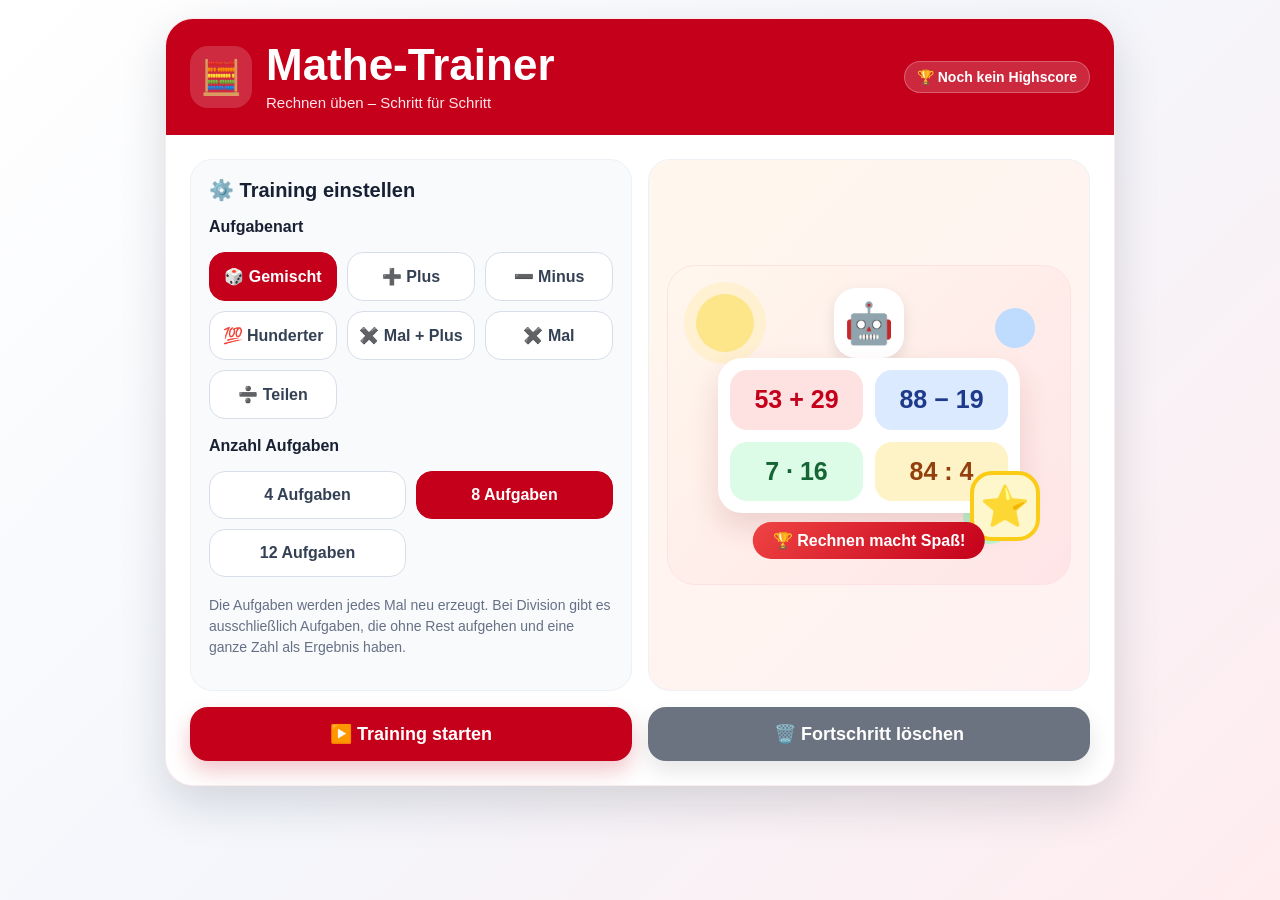
<file: index.html>
<!DOCTYPE html>
<html lang="de">
<head>
<meta charset="UTF-8">
<meta name="viewport" content="width=device-width, initial-scale=1.0">
<title>Mathe-Trainer – Rechnen üben</title>

<style>
:root{
  --red:#c4001a;
  --red-dark:#970015;
  --bg:#f4f6fb;
  --card:#ffffff;
  --text:#182033;
  --muted:#667085;
  --green:#138a36;
  --blue:#2563eb;
  --yellow:#f6b300;
  --border:#e5e7eb;
  --shadow:0 18px 46px rgba(16,24,40,.15);
}

*{
  box-sizing:border-box;
}

body{
  margin:0;
  min-height:100vh;
  padding:18px;
  font-family:Arial,Helvetica,sans-serif;
  color:var(--text);
  background:
    linear-gradient(
      135deg,
      #ffffff 0%,
      #f4f6fb 50%,
      #ffecef 100%
    );
}

button,
input{
  font-family:inherit;
}

button{
  -webkit-tap-highlight-color:transparent;
}

.app{
  width:min(950px,100%);
  margin:0 auto;
}

.card{
  background:#fff;
  border-radius:28px;
  overflow:hidden;
  box-shadow:var(--shadow);
  border:1px solid rgba(196,0,26,.08);
}

/* =========================
   HEADER
========================= */

.header{
  background:var(--red);
  color:#fff;
  padding:24px;
  display:flex;
  justify-content:space-between;
  align-items:center;
  gap:18px;
}

.brand{
  display:flex;
  align-items:center;
  gap:14px;
}

.logo{
  width:62px;
  height:62px;
  border-radius:18px;
  background:rgba(255,255,255,.17);
  display:grid;
  place-items:center;
  font-size:34px;
}

h1{
  margin:0;
  font-size:clamp(28px,5vw,44px);
  line-height:1;
}

.subtitle{
  margin:7px 0 0;
  color:#ffe5e9;
  font-size:15px;
}

.content{
  padding:24px;
}

/* =========================
   GENERAL
========================= */

.hidden{
  display:none !important;
}

.grid{
  display:grid;
  gap:16px;
}

.grid.two{
  grid-template-columns:1fr 1fr;
}

.panel{
  background:#f8fafc;
  border:1px solid #edf0f5;
  border-radius:22px;
  padding:18px;
}

.panel-title{
  margin:0 0 14px;
  font-size:20px;
  font-weight:900;
  display:flex;
  align-items:center;
  gap:8px;
}

.hint{
  color:var(--muted);
  font-size:14px;
  line-height:1.5;
}

/* =========================
   OPTIONS
========================= */

.options{
  display:grid;
  gap:10px;
  grid-template-columns:repeat(3,1fr);
  margin-bottom:18px;
}

.options.two{
  grid-template-columns:repeat(2,1fr);
}

.option{
  border:1px solid #d8dee9;
  background:#fff;
  color:#344054;
  border-radius:16px;
  padding:14px 10px;
  font-size:16px;
  font-weight:900;
  cursor:pointer;
  transition:.15s ease;
}

.option:hover{
  background:#f3f4f6;
}

.option.active{
  background:var(--red);
  border-color:var(--red);
  color:#fff;
}

/* =========================
   BUTTONS
========================= */

.btn{
  width:100%;
  border:0;
  border-radius:18px;
  padding:16px 18px;
  font-size:18px;
  font-weight:900;
  cursor:pointer;
  background:var(--red);
  color:#fff;
  box-shadow:0 10px 22px rgba(196,0,26,.23);
  transition:.15s ease;
}

.btn:hover{
  background:var(--red-dark);
  transform:translateY(-2px);
}

.btn.secondary{
  background:#6b7280;
  box-shadow:0 10px 22px rgba(0,0,0,.1);
}

.btn.secondary:hover{
  background:#4b5563;
}

.btn.green{
  background:var(--green);
}

/* =========================
   START VISUAL
========================= */

.visual{
  min-height:340px;
  display:flex;
  align-items:center;
  justify-content:center;
  background:linear-gradient(135deg,#fff7ed,#fff1f2);
  overflow:hidden;
}

.hero{
  position:relative;
  width:100%;
  max-width:520px;
  height:320px;
  border-radius:28px;
  background:linear-gradient(135deg,#fff7ed,#ffe4e6);
  border:1px solid #fee2e2;
  overflow:hidden;
}

.sun{
  position:absolute;
  left:28px;
  top:28px;
  width:58px;
  height:58px;
  border-radius:50%;
  background:#fde68a;
  box-shadow:0 0 0 12px rgba(253,230,138,.28);
}

.circle-blue{
  position:absolute;
  right:35px;
  top:42px;
  width:40px;
  height:40px;
  border-radius:50%;
  background:#bfdbfe;
}

.circle-green{
  position:absolute;
  right:55px;
  bottom:40px;
  width:52px;
  height:52px;
  border-radius:50%;
  background:#bbf7d0;
}

.robot{
  position:absolute;
  top:22px;
  left:50%;
  transform:translateX(-50%);
  width:70px;
  height:70px;
  background:#fff;
  border-radius:22px;
  display:grid;
  place-items:center;
  font-size:40px;
  box-shadow:0 5px 14px rgba(0,0,0,.1);
}

.math-board{
  position:absolute;
  left:50px;
  right:50px;
  top:92px;
  height:155px;
  background:#fff;
  border-radius:24px;
  padding:12px;
  display:grid;
  grid-template-columns:1fr 1fr;
  gap:12px;
  box-shadow:0 14px 30px rgba(127,29,29,.14);
}

.math-box{
  display:flex;
  align-items:center;
  justify-content:center;
  border-radius:17px;
  font-size:25px;
  font-weight:900;
}

.math-red{
  background:#fee2e2;
  color:#c4001a;
}

.math-blue{
  background:#dbeafe;
  color:#1e3a8a;
}

.math-green{
  background:#dcfce7;
  color:#166534;
}

.math-yellow{
  background:#fef3c7;
  color:#92400e;
}

.medal{
  position:absolute;
  right:30px;
  bottom:43px;
  width:70px;
  height:70px;
  border-radius:22px;
  background:#fff7cc;
  border:4px solid #facc15;
  display:grid;
  place-items:center;
  font-size:40px;
}

.ribbon{
  position:absolute;
  left:50%;
  transform:translateX(-50%);
  bottom:25px;
  background:linear-gradient(135deg,#ef4444,#c4001a);
  color:#fff;
  border-radius:999px;
  padding:9px 20px;
  font-weight:900;
  white-space:nowrap;
}

/* =========================
   BADGE
========================= */

.badge{
  display:inline-block;
  background:#fee2e2;
  color:#c4001a;
  border:1px solid #fecaca;
  border-radius:999px;
  padding:7px 12px;
  font-size:14px;
  font-weight:900;
}

/* =========================
   TRAINING STATS
========================= */

.stats{
  display:grid;
  grid-template-columns:repeat(5,1fr);
  gap:10px;
  margin-bottom:18px;
}

.stat{
  background:#fff;
  border:1px solid #edf0f5;
  border-radius:18px;
  padding:12px;
  text-align:center;
  font-weight:900;
}

.stat small{
  display:block;
  margin-top:3px;
  color:var(--muted);
  font-weight:700;
  font-size:12px;
}

.progress-wrap{
  height:13px;
  background:#edf0f5;
  border-radius:999px;
  overflow:hidden;
  margin-bottom:20px;
}

.progress{
  width:0;
  height:100%;
  background:var(--red);
  border-radius:999px;
  transition:.25s;
}

/* =========================
   TASK
========================= */

.task-box{
  text-align:center;
  background:#f8fafc;
  border:1px solid #edf0f5;
  border-radius:28px;
  padding:26px 18px;
  margin-bottom:16px;
}

.badges{
  display:flex;
  justify-content:center;
  align-items:center;
  gap:8px;
  flex-wrap:wrap;
  margin-bottom:14px;
}

.task{
  font-size:clamp(42px,10vw,76px);
  font-weight:900;
  margin:18px 0 22px;
  letter-spacing:-1px;
}

.answer{
  width:min(300px,100%);
  display:block;
  margin:0 auto;
  border:2px solid #ccd2df;
  border-radius:18px;
  padding:14px 18px;
  text-align:center;
  font-size:22px;
  font-weight:900;
  outline:none;
}

.answer:focus{
  border-color:var(--red);
  box-shadow:0 0 0 4px rgba(196,0,26,.1);
}

/* =========================
   FEEDBACK
========================= */

.feedback{
  min-height:50px;
  display:flex;
  align-items:center;
  justify-content:center;
  border-radius:18px;
  font-size:21px;
  font-weight:900;
  margin-bottom:14px;
  text-align:center;
}

.feedback.ok{
  background:#eaf8ef;
  color:var(--green);
}

.feedback.bad{
  background:#fee2e2;
  color:var(--red);
}

.tip{
  background:#eff6ff;
  color:#1e3a8a;
  border:1px solid #bfdbfe;
  border-radius:18px;
  padding:14px 16px;
  margin-bottom:14px;
  font-size:16px;
  font-weight:800;
  line-height:1.5;
}

.reward{
  min-height:36px;
  text-align:center;
  font-size:22px;
  font-weight:900;
  color:#7c2d12;
  margin-bottom:10px;
}

/* =========================
   SUMMARY
========================= */

.summary-title{
  text-align:center;
  font-size:38px;
  margin:8px 0;
}

.percent{
  text-align:center;
  font-size:64px;
  font-weight:900;
  color:var(--red);
  margin:12px 0;
}

.stars{
  text-align:center;
  font-size:38px;
  margin-bottom:20px;
}

.list{
  display:flex;
  flex-direction:column;
  gap:8px;
}

.row{
  display:flex;
  justify-content:space-between;
  align-items:center;
  gap:10px;
  background:#fff;
  border:1px solid #edf0f5;
  border-radius:12px;
  padding:10px 14px;
  font-size:15px;
}

.row.wrong{
  border-color:#fecaca;
  background:#fff7f7;
}

.footer-actions{
  display:grid;
  grid-template-columns:1fr 1fr;
  gap:12px;
  margin-top:16px;
}

/* =========================
   RESPONSIVE
========================= */

@media(max-width:760px){

  .header{
    flex-direction:column;
    align-items:flex-start;
  }

  .grid.two{
    grid-template-columns:1fr;
  }

  .stats{
    grid-template-columns:1fr 1fr;
  }

  .stat.wide{
    grid-column:1/-1;
  }

  .content{
    padding:18px;
  }

  .visual{
    min-height:300px;
  }
}

@media(max-width:600px){

  .options,
  .options.two{
    grid-template-columns:1fr 1fr;
  }

  .footer-actions{
    grid-template-columns:1fr;
  }

  .math-board{
    left:25px;
    right:25px;
  }

  .medal{
    display:none;
  }

  .ribbon{
    font-size:15px;
  }
}

@media(max-width:420px){

  body{
    padding:8px;
  }

  .header{
    padding:18px;
  }

  .logo{
    width:52px;
    height:52px;
    font-size:28px;
  }

  .options,
  .options.two{
    grid-template-columns:1fr;
  }

  .task{
    font-size:42px;
  }
}

/* =========================
   DRUCK
========================= */

@media print{

  body{
    background:#fff;
    padding:0;
  }

  .header,
  .footer-actions,
  #startScreen,
  #trainingScreen{
    display:none !important;
  }

  .card{
    box-shadow:none;
    border:0;
  }

  .content{
    padding:0;
  }
}
</style>
</head>

<body>

<div class="app">

<div class="card">

<header class="header">

  <div class="brand">

    <div class="logo">🧮</div>

    <div>
      <h1>Mathe-Trainer</h1>

      <p class="subtitle">
        Rechnen üben – Schritt für Schritt
      </p>
    </div>

  </div>

  <div
    id="headerHighscore"
    class="badge"
    style="
      background:rgba(255,255,255,.16);
      color:#fff;
      border-color:rgba(255,255,255,.25);
    "
  >
    🏆 Noch kein Highscore
  </div>

</header>

<div class="content">

<!-- ==================================================
     STARTSEITE
================================================== -->

<section id="startScreen">

  <div class="grid two">

    <div class="panel">

      <p class="panel-title">
        ⚙️ Training einstellen
      </p>

      <p><strong>Aufgabenart</strong></p>

      <div class="options" id="typeOptions">

        <button
          class="option active"
          data-type="mixed"
          aria-pressed="true"
        >
          🎲 Gemischt
        </button>

        <button
          class="option"
          data-type="plus"
          aria-pressed="false"
        >
          ➕ Plus
        </button>

        <button
          class="option"
          data-type="minus"
          aria-pressed="false"
        >
          ➖ Minus
        </button>

        <button
          class="option"
          data-type="hundreds"
          aria-pressed="false"
        >
          💯 Hunderter
        </button>

        <button
          class="option"
          data-type="mixedMultiply"
          aria-pressed="false"
        >
          ✖️ Mal + Plus
        </button>

        <button
          class="option"
          data-type="multiply"
          aria-pressed="false"
        >
          ✖️ Mal
        </button>

        <button
          class="option"
          data-type="divide"
          aria-pressed="false"
        >
          ➗ Teilen
        </button>

      </div>

      <p><strong>Anzahl Aufgaben</strong></p>

      <div class="options two" id="amountOptions">

        <button
          class="option"
          data-amount="4"
          aria-pressed="false"
        >
          4 Aufgaben
        </button>

        <button
          class="option active"
          data-amount="8"
          aria-pressed="true"
        >
          8 Aufgaben
        </button>

        <button
          class="option"
          data-amount="12"
          aria-pressed="false"
        >
          12 Aufgaben
        </button>

      </div>

      <p class="hint">
        Die Aufgaben werden jedes Mal neu erzeugt.
        Bei Division gibt es ausschließlich Aufgaben,
        die ohne Rest aufgehen und eine ganze Zahl als
        Ergebnis haben.
      </p>

    </div>

    <div class="panel visual">

      <div class="hero">

        <div class="sun"></div>

        <div class="circle-blue"></div>

        <div class="circle-green"></div>

        <div class="robot">
          🤖
        </div>

        <div class="math-board">

          <div class="math-box math-red">
            53 + 29
          </div>

          <div class="math-box math-blue">
            88 − 19
          </div>

          <div class="math-box math-green">
            7 · 16
          </div>

          <div class="math-box math-yellow">
            84 : 4
          </div>

        </div>

        <div class="medal">
          ⭐
        </div>

        <div class="ribbon">
          🏆 Rechnen macht Spaß!
        </div>

      </div>

    </div>

  </div>

  <div
    class="grid two"
    style="margin-top:16px"
  >

    <button
      id="startButton"
      class="btn"
    >
      ▶️ Training starten
    </button>

    <button
      id="resetButton"
      class="btn secondary"
    >
      🗑️ Fortschritt löschen
    </button>

  </div>

</section>


<!-- ==================================================
     TRAINING
================================================== -->

<section
  id="trainingScreen"
  class="hidden"
>

  <div class="stats">

    <div class="stat">
      <span id="currentNo">1</span>
      /
      <span id="totalNo">8</span>
      <small>Aufgabe</small>
    </div>

    <div class="stat">
      ✅
      <span id="score">0</span>
      <small>richtig</small>
    </div>

    <div class="stat">
      🪙
      <span id="coins">0</span>
      <small>Münzen</small>
    </div>

    <div class="stat">
      ⭐
      <span id="level">1</span>
      <small>Level</small>
    </div>

    <div class="stat wide">
      ⏱
      <span id="timer">00:00</span>
      <small>Zeit</small>
    </div>

  </div>

  <div class="progress-wrap">

    <div
      id="progress"
      class="progress"
    ></div>

  </div>

  <div class="task-box">

    <div class="badges">

      <span
        id="typeBadge"
        class="badge"
      >
        Gemischt
      </span>

      <span
        id="difficultyBadge"
        class="badge"
      >
        Übung
      </span>

    </div>

    <div
      id="task"
      class="task"
    >
      53 + 29 = ?
    </div>

    <input
      id="answer"
      class="answer"
      type="number"
      inputmode="numeric"
      autocomplete="off"
      placeholder="Antwort"
      aria-label="Antwort"
    >

  </div>

  <div
    id="tipBox"
    class="tip hidden"
  ></div>

  <div
    id="feedback"
    class="feedback"
  ></div>

  <div
    id="reward"
    class="reward"
  ></div>

  <div class="grid two">

    <button
      id="checkButton"
      class="btn"
    >
      Prüfen
    </button>

    <button
      id="homeButton"
      class="btn secondary"
    >
      Startseite
    </button>

  </div>

</section>


<!-- ==================================================
     AUSWERTUNG
================================================== -->

<section
  id="summaryScreen"
  class="hidden"
>

  <h2 class="summary-title">
    🏆 Training beendet
  </h2>

  <div
    id="finalPercent"
    class="percent"
  >
    0%
  </div>

  <div
    id="finalStars"
    class="stars"
  >
    💪
  </div>

  <div class="stats">

    <div class="stat">
      <span id="finalCorrect">0</span>
      <small>richtig</small>
    </div>

    <div class="stat">
      <span id="finalWrong">0</span>
      <small>falsch</small>
    </div>

    <div class="stat">
      🪙
      <span id="finalCoins">0</span>
      <small>Münzen</small>
    </div>

    <div class="stat">
      ⭐
      <span id="finalLevel">1</span>
      <small>Level</small>
    </div>

    <div class="stat wide">
      ⏱
      <span id="finalTime">00:00</span>
      <small>Zeit</small>
    </div>

  </div>

  <div
    class="panel"
    style="text-align:center;margin-bottom:16px"
  >

    <p
      class="panel-title"
      style="justify-content:center"
    >
      🎁 Deine Belohnung
    </p>

    <div
      id="finalReward"
      style="
        font-size:32px;
        font-weight:900;
      "
    >
      🥉 Bronze-Pokal
    </div>

  </div>

  <div class="grid two">

    <div class="panel">

      <p class="panel-title">
        ❌ Fehler zum Üben
      </p>

      <div
        id="wrongList"
        class="list"
      ></div>

    </div>

    <div class="panel">

      <p class="panel-title">
        📋 Alle Aufgaben
      </p>

      <div
        id="allList"
        class="list"
      ></div>

    </div>

  </div>

  <div class="footer-actions">

    <button
      id="newTrainingButton"
      class="btn"
    >
      🔄 Neues Training
    </button>

    <button
      id="repeatWrongButton"
      class="btn secondary"
    >
      ❌ Fehler wiederholen
    </button>

    <button
      id="summaryHomeButton"
      class="btn secondary"
    >
      🏠 Startseite
    </button>

    <button
      id="printButton"
      class="btn secondary"
    >
      🖨️ Auswertung drucken
    </button>

  </div>

</section>

</div>
</div>
</div>


<script>

/* =====================================================
   MATHE-TRAINER
===================================================== */


/* =====================================================
   EINSTELLUNGEN
===================================================== */

const settings = {
  type: "mixed",
  amount: 8
};


/* =====================================================
   SPIELVARIABLEN
===================================================== */

let tasks = [];
let answers = [];

let currentIndex = 0;
let score = 0;
let coins = 0;
let playerLevel = 1;

let seconds = 0;
let timer = null;

let taskChecked = false;

let wrongTasks = [];


/* =====================================================
   HILFSFUNKTIONEN
===================================================== */

function $(id){
  return document.getElementById(id);
}


function rand(min,max){

  return Math.floor(
    Math.random() * (max - min + 1)
  ) + min;
}


function choose(array){

  return array[
    Math.floor(
      Math.random() * array.length
    )
  ];
}


function shuffle(array){

  const copy = [...array];

  for(let i = copy.length - 1; i > 0; i--){

    const j = Math.floor(
      Math.random() * (i + 1)
    );

    [copy[i],copy[j]] =
      [copy[j],copy[i]];
  }

  return copy;
}


function formatTime(totalSeconds){

  const minutes =
    String(
      Math.floor(totalSeconds / 60)
    ).padStart(2,"0");

  const secondsPart =
    String(
      totalSeconds % 60
    ).padStart(2,"0");

  return minutes + ":" + secondsPart;
}


/* =====================================================
   STORAGE
===================================================== */

function getStorage(key,fallback){

  try{

    const value =
      localStorage.getItem(key);

    if(value === null){
      return fallback;
    }

    return JSON.parse(value);

  }catch(error){

    return fallback;
  }
}


function setStorage(key,value){

  try{

    localStorage.setItem(
      key,
      JSON.stringify(value)
    );

  }catch(error){

    /* localStorage eventuell nicht verfügbar */
  }
}


function removeStorage(key){

  try{

    localStorage.removeItem(key);

  }catch(error){

    /* nichts */
  }
}


/* =====================================================
   AUFGABENOBJEKT
===================================================== */

function createTask(
  text,
  answer,
  type,
  tip
){

  return {

    text: String(text),

    answer: Number(answer),

    type: String(type),

    tip: String(tip || "")

  };
}


/* =====================================================
   PLUS
===================================================== */

function generatePlus(){

  const a = rand(20,89);

  const b = rand(10,99);

  return createTask(

    `${a} + ${b}`,

    a + b,

    "➕ Plus",

    "Tipp: Rechne zuerst die Einer und dann die Zehner."
  );
}


/* =====================================================
   MINUS
===================================================== */

function generateMinus(){

  const a = rand(40,99);

  const b = rand(10,a - 1);

  return createTask(

    `${a} − ${b}`,

    a - b,

    "➖ Minus",

    "Tipp: Rechne Schritt für Schritt. Erst die Einer, dann die Zehner."
  );
}


/* =====================================================
   HUNDERTER-MINUS
===================================================== */

function generateHundreds(){

  const hundreds =
    rand(2,9) * 100;

  const b =
    rand(10,99);

  return createTask(

    `${hundreds} − ${b}`,

    hundreds - b,

    "💯 Hunderter-Minus",

    "Tipp: Ziehe zuerst die Zehner und dann die Einer ab."
  );
}


/* =====================================================
   MAL + PLUS
===================================================== */

function generateMixedMultiply(){

  const a = rand(2,9);

  const b = rand(2,9);

  const c = rand(5,25);

  const product = a * b;

  const answer = product + c;

  return createTask(

    `${a} · ${b} + ${c}`,

    answer,

    "✖️ Mal + Plus",

    `Tipp: Rechne zuerst ${a} · ${b} und addiere danach ${c}.`
  );
}


/* =====================================================
   MAL
===================================================== */

function generateMultiply(){

  const a = rand(2,9);

  const b = rand(11,25);

  return createTask(

    `${a} · ${b}`,

    a * b,

    "✖️ Mal",

    `Tipp: Zerlege ${b} in Zehner und Einer.`
  );
}


/* =====================================================
   TEILEN
   GARANTIERT OHNE REST
===================================================== */

function generateDivision(){

  /*
    Wir wählen zuerst den Divisor.
  */

  const divisor =
    choose([2,3,4,5]);


  /*
    Danach wählen wir ein
    ganzzahliges Ergebnis.
  */

  const quotient =
    rand(2,20);


  /*
    Der Dividend wird aus
    Divisor × Ergebnis erzeugt.

    Dadurch ist garantiert:

    dividend / divisor = quotient

    und somit:
    - kein Rest
    - keine Dezimalzahl
    - keine Kommazahl
  */

  const dividend =
    divisor * quotient;


  return createTask(

    `${dividend} : ${divisor}`,

    quotient,

    "➗ Teilen",

    `Tipp: Überlege, welche Zahl mal ${divisor} den Dividend ${dividend} ergibt.`
  );
}


/* =====================================================
   AUFGABEN NACH TYP
===================================================== */

function generateTaskByType(type){

  switch(type){

    case "plus":
      return generatePlus();

    case "minus":
      return generateMinus();

    case "hundreds":
      return generateHundreds();

    case "mixedMultiply":
      return generateMixedMultiply();

    case "multiply":
      return generateMultiply();

    case "divide":
      return generateDivision();

    default:
      return generatePlus();
  }
}


/* =====================================================
   GEMISCHT
===================================================== */

function generateMixedTask(){

  const types = [

    "plus",
    "minus",
    "hundreds",
    "mixedMultiply",
    "multiply",
    "divide"

  ];

  return generateTaskByType(
    choose(types)
  );
}


/* =====================================================
   AUFGABENLISTE ERSTELLEN
===================================================== */

function createTasks(){

  const result = [];

  const used = new Set();

  let attempts = 0;


  while(
    result.length < settings.amount &&
    attempts < 500
  ){

    attempts++;


    let task;


    if(settings.type === "mixed"){

      task =
        generateMixedTask();

    }else{

      task =
        generateTaskByType(
          settings.type
        );
    }


    const key =
      task.text;


    if(!used.has(key)){

      used.add(key);

      result.push(task);
    }
  }


  /*
    Sicherheitsreserve.
  */

  while(
    result.length < settings.amount
  ){

    const task =
      settings.type === "mixed"
        ? generateMixedTask()
        : generateTaskByType(
            settings.type
          );

    result.push(task);
  }


  return result;
}


/* =====================================================
   SCREENS
===================================================== */

function showScreen(screenId){

  $("startScreen")
    .classList.add("hidden");

  $("trainingScreen")
    .classList.add("hidden");

  $("summaryScreen")
    .classList.add("hidden");


  $(screenId)
    .classList.remove("hidden");
}


/* =====================================================
   TRAINING STARTEN
===================================================== */

function startTraining(
  customTasks = null
){

  clearInterval(timer);


  if(customTasks){

    tasks =
      customTasks.map(
        task => ({

          text: String(task.text),

          answer: Number(task.answer),

          type: String(task.type),

          tip: String(task.tip || "")

        })
      );

  }else{

    tasks =
      createTasks();
  }


  answers = [];

  wrongTasks = [];

  currentIndex = 0;

  score = 0;

  seconds = 0;

  taskChecked = false;


  coins =
    getStorage(
      "matheTrainerCoins",
      0
    );


  playerLevel =
    getStorage(
      "matheTrainerLevel",
      1
    );


  $("totalNo").textContent =
    tasks.length;

  $("score").textContent =
    score;

  $("coins").textContent =
    coins;

  $("level").textContent =
    playerLevel;

  $("timer").textContent =
    "00:00";


  showScreen(
    "trainingScreen"
  );


  showTask();


  timer =
    setInterval(
      () => {

        seconds++;

        $("timer").textContent =
          formatTime(seconds);

      },
      1000
    );
}


/* =====================================================
   AUFGABE ANZEIGEN
===================================================== */

function showTask(){

  let task =
    tasks[currentIndex];


  /*
    Sicherheitsprüfung.
  */

  if(
    !task ||
    typeof task.text !== "string" ||
    typeof task.answer !== "number" ||
    Number.isNaN(task.answer)
  ){

    console.error(
      "Ungültige Aufgabe:",
      task
    );


    task =
      createTask(
        "5 + 5",
        10,
        "➕ Plus",
        "Rechne 5 + 5."
      );


    tasks[currentIndex] =
      task;
  }


  $("currentNo").textContent =
    currentIndex + 1;

  $("totalNo").textContent =
    tasks.length;

  $("score").textContent =
    score;

  $("coins").textContent =
    coins;

  $("level").textContent =
    playerLevel;


  const progress =
    (currentIndex / tasks.length) * 100;


  $("progress").style.width =
    progress + "%";


  $("typeBadge").textContent =
    task.type;


  $("difficultyBadge").textContent =
    getDifficulty(task);


  $("task").textContent =
    `${currentIndex + 1}. ${task.text} = ?`;


  $("answer").value = "";

  $("feedback").textContent = "";

  $("feedback").className =
    "feedback";


  $("reward").textContent =
    "";


  $("tipBox").classList.add(
    "hidden"
  );

  $("tipBox").textContent =
    "";


  $("checkButton").textContent =
    "Prüfen";


  taskChecked = false;


  setTimeout(
    () => {
      $("answer").focus();
    },
    100
  );
}


/* =====================================================
   SCHWIERIGKEIT
===================================================== */

function getDifficulty(task){

  if(
    task.type.includes("Plus")
  ){

    return "Zweizellig";
  }


  if(
    task.type.includes("Hunderter")
  ){

    return "Hunderter";
  }


  if(
    task.type.includes("Teilen")
  ){

    return "Teilen ohne Rest";
  }


  if(
    task.type.includes("Mal")
  ){

    return "Malaufgabe";
  }


  return "Übung";
}


/* =====================================================
   ANTWORT PRÜFEN
===================================================== */

function checkAnswer(){

  if(taskChecked){

    nextTask();

    return;
  }


  const input =
    $("answer").value.trim();


  if(input === ""){

    $("feedback").className =
      "feedback bad";

    $("feedback").textContent =
      "✏️ Bitte gib eine Antwort ein.";

    return;
  }


  const value =
    Number(input);


  const task =
    tasks[currentIndex];


  const correct =
    value === task.answer;


  answers[currentIndex] = {

    text: task.text,

    answer: task.answer,

    type: task.type,

    entered: value,

    correct: correct

  };


  if(correct){

    score++;

    coins++;


    updateLevel();


    $("feedback").className =
      "feedback ok";

    $("feedback").textContent =
      "✅ Richtig! Super gemacht!";


    $("reward").textContent =
      getRewardMessage();

  }else{

    $("feedback").className =
      "feedback bad";


    $("feedback").textContent =
      `❌ Leider falsch. Die Lösung ist ${task.answer}.`;


    $("tipBox")
      .classList.remove("hidden");


    $("tipBox").innerHTML =
      `<strong>💡 Tipp:</strong> ${escapeHTML(task.tip)}`;


    wrongTasks.push({

      text: task.text,

      answer: task.answer,

      type: task.type,

      tip: task.tip

    });


    saveMistake(task);
  }


  $("score").textContent =
    score;

  $("coins").textContent =
    coins;

  $("level").textContent =
    playerLevel;


  $("checkButton").textContent =
    currentIndex <
    tasks.length - 1
      ? "Nächste Aufgabe"
      : "Ergebnis anschauen";


  taskChecked = true;
}


/* =====================================================
   NÄCHSTE AUFGABE
===================================================== */

function nextTask(){

  currentIndex++;


  if(
    currentIndex >= tasks.length
  ){

    showSummary();

    return;
  }


  showTask();
}


/* =====================================================
   LEVEL
===================================================== */

function updateLevel(){

  if(coins >= 20){

    playerLevel = 4;

  }else if(coins >= 15){

    playerLevel = 3;

  }else if(coins >= 5){

    playerLevel = 2;

  }else{

    playerLevel = 1;
  }


  setStorage(
    "matheTrainerCoins",
    coins
  );


  setStorage(
    "matheTrainerLevel",
    playerLevel
  );
}


/* =====================================================
   BELOHNUNGEN
===================================================== */

function getRewardMessage(){

  if(coins === 5){

    return "🎉 Hund freigeschaltet! 🐶";
  }


  if(coins === 10){

    return "🎉 Katze freigeschaltet! 🐱";
  }


  if(coins === 15){

    return "🎉 Einhorn freigeschaltet! 🦄";
  }


  if(coins === 20){

    return "👑 Mathe-König!";
  }


  return "🪙 +1 Münze";
}


function getReward(){

  if(coins >= 20){

    return "👑 Mathe-König";
  }


  if(coins >= 15){

    return "🦄 Einhorn";
  }


  if(coins >= 10){

    return "🐱 Katze";
  }


  if(coins >= 5){

    return "🐶 Hund";
  }


  return "🎁 Weiter üben!";
}


/* =====================================================
   FEHLER SPEICHERN
===================================================== */

function saveMistake(task){

  let mistakes =
    getStorage(
      "matheTrainerMistakes",
      []
    );


  mistakes =
    mistakes.filter(
      item =>
        item.text !== task.text
    );


  mistakes.unshift({

    text: task.text,

    answer: task.answer,

    type: task.type,

    tip: task.tip

  });


  mistakes =
    mistakes.slice(0,20);


  setStorage(
    "matheTrainerMistakes",
    mistakes
  );
}


/* =====================================================
   AUSWERTUNG
===================================================== */

function showSummary(){

  clearInterval(timer);


  const total =
    tasks.length;


  const wrong =
    total - score;


  const percent =
    Math.round(
      (score / total) * 100
    );


  $("finalPercent").textContent =
    percent + "%";


  $("finalCorrect").textContent =
    score;


  $("finalWrong").textContent =
    wrong;


  $("finalCoins").textContent =
    coins;


  $("finalLevel").textContent =
    playerLevel;


  $("finalTime").textContent =
    formatTime(seconds);


  $("finalStars").textContent =
    getStars(percent);


  $("finalReward").textContent =
    getFinalReward(percent);


  renderSummaryLists();


  saveHighscore(
    percent,
    total
  );


  showScreen(
    "summaryScreen"
  );
}


/* =====================================================
   STERNE
===================================================== */

function getStars(percent){

  if(percent >= 95){

    return "⭐⭐⭐";
  }


  if(percent >= 80){

    return "⭐⭐";
  }


  if(percent >= 60){

    return "⭐";
  }


  return "💪";
}


/* =====================================================
   ENDERGEBNIS
===================================================== */

function getFinalReward(percent){

  if(percent >= 95){

    return "👑 Mathe-König";
  }


  if(percent >= 80){

    return "🥇 Gold-Pokal";
  }


  if(percent >= 50){

    return "🥈 Silber-Pokal";
  }


  return "🥉 Bronze-Pokal";
}


/* =====================================================
   AUSWERTUNGSLISTEN
===================================================== */

function renderSummaryLists(){

  const wrongList =
    $("wrongList");


  const allList =
    $("allList");


  wrongList.innerHTML = "";

  allList.innerHTML = "";


  const wrongAnswers =
    answers.filter(
      item =>
        item &&
        item.correct === false
    );


  if(
    wrongAnswers.length === 0
  ){

    wrongList.innerHTML =
      `<div class="row">
        <span>🎉 Alles richtig!</span>
        <span>✅</span>
      </div>`;

  }else{

    wrongAnswers.forEach(
      (item,index) => {

        wrongList.innerHTML +=
          `<div class="row wrong">
            <span>
              ${index + 1}. ${escapeHTML(item.text)}
              = ${item.answer}
            </span>
            <span>❌</span>
          </div>`;
      }
    );
  }


  answers.forEach(
    (item,index) => {

      if(!item){
        return;
      }


      const mark =
        item.correct
          ? "✅"
          : "❌";


      const cls =
        item.correct
          ? "row"
          : "row wrong";


      allList.innerHTML +=
        `<div class="${cls}">
          <span>
            ${index + 1}. ${escapeHTML(item.text)}
            = ${item.answer}
          </span>
          <span>${mark}</span>
        </div>`;
    }
  );
}


/* =====================================================
   HTML SICHER DARSTELLEN
===================================================== */

function escapeHTML(value){

  return String(value)
    .replaceAll("&","&amp;")
    .replaceAll("<","&lt;")
    .replaceAll(">","&gt;")
    .replaceAll('"',"&quot;")
    .replaceAll("'","&#039;");
}


/* =====================================================
   FEHLER WIEDERHOLEN
===================================================== */

function repeatWrong(){

  if(
    wrongTasks.length === 0
  ){

    alert(
      "Es gibt keine Fehler zum Wiederholen. 🎉"
    );

    return;
  }


  const repeatTasks =
    wrongTasks.map(
      task => ({

        text: String(task.text),

        answer: Number(task.answer),

        type: String(task.type),

        tip: String(task.tip || "")

      })
    );


  startTraining(
    shuffle(repeatTasks)
  );
}


/* =====================================================
   HIGHSCORE
===================================================== */

function saveHighscore(
  percent,
  total
){

  const old =
    getStorage(
      "matheTrainerHighscore",
      null
    );


  const current = {

    percent: percent,

    total: total,

    score: score,

    seconds: seconds,

    date:
      new Date()
        .toLocaleDateString(
          "de-DE"
        )

  };


  const isBetter =
    !old ||
    percent > old.percent ||
    (
      percent === old.percent &&
      seconds < old.seconds
    );


  if(isBetter){

    setStorage(
      "matheTrainerHighscore",
      current
    );
  }


  loadHighscore();
}


function loadHighscore(){

  const hs =
    getStorage(
      "matheTrainerHighscore",
      null
    );


  if(!hs){

    $("headerHighscore").textContent =
      "🏆 Noch kein Highscore";

    return;
  }


  $("headerHighscore").textContent =
    `🏆 Highscore: ${hs.percent}%`;
}


/* =====================================================
   STARTSEITE
===================================================== */

function goHome(){

  clearInterval(timer);

  showScreen(
    "startScreen"
  );

  loadHighscore();
}


/* =====================================================
   FORTSCHRITT LÖSCHEN
===================================================== */

function resetProgress(){

  const confirmed =
    confirm(
      "Möchtest du wirklich alle gespeicherten Münzen, Level, Fehler und den Highscore löschen?"
    );


  if(!confirmed){
    return;
  }


  removeStorage(
    "matheTrainerCoins"
  );


  removeStorage(
    "matheTrainerLevel"
  );


  removeStorage(
    "matheTrainerMistakes"
  );


  removeStorage(
    "matheTrainerHighscore"
  );


  coins = 0;

  playerLevel = 1;


  loadHighscore();


  alert(
    "Der Fortschritt wurde gelöscht."
  );
}


/* =====================================================
   AUFGABENART OPTIONEN
===================================================== */

$("typeOptions")
  .addEventListener(
    "click",
    event => {

      const button =
        event.target.closest(
          ".option"
        );


      if(!button){
        return;
      }


      $("typeOptions")
        .querySelectorAll(
          ".option"
        )
        .forEach(
          item => {

            item.classList.remove(
              "active"
            );

            item.setAttribute(
              "aria-pressed",
              "false"
            );
          }
        );


      button.classList.add(
        "active"
      );


      button.setAttribute(
        "aria-pressed",
        "true"
      );


      settings.type =
        button.dataset.type;
    }
  );


/* =====================================================
   ANZAHL OPTIONEN
===================================================== */

$("amountOptions")
  .addEventListener(
    "click",
    event => {

      const button =
        event.target.closest(
          ".option"
        );


      if(!button){
        return;
      }


      $("amountOptions")
        .querySelectorAll(
          ".option"
        )
        .forEach(
          item => {

            item.classList.remove(
              "active"
            );

            item.setAttribute(
              "aria-pressed",
              "false"
            );
          }
        );


      button.classList.add(
        "active"
      );


      button.setAttribute(
        "aria-pressed",
        "true"
      );


      settings.amount =
        Number(
          button.dataset.amount
        );
    }
  );


/* =====================================================
   BUTTONS
===================================================== */

$("startButton")
  .addEventListener(
    "click",
    () => startTraining()
  );


$("resetButton")
  .addEventListener(
    "click",
    resetProgress
  );


$("checkButton")
  .addEventListener(
    "click",
    checkAnswer
  );


$("homeButton")
  .addEventListener(
    "click",
    goHome
  );


$("newTrainingButton")
  .addEventListener(
    "click",
    () => startTraining()
  );


$("repeatWrongButton")
  .addEventListener(
    "click",
    repeatWrong
  );


$("summaryHomeButton")
  .addEventListener(
    "click",
    goHome
  );


$("printButton")
  .addEventListener(
    "click",
    () => window.print()
  );


/* =====================================================
   ENTER-TASTE
===================================================== */

$("answer")
  .addEventListener(
    "keydown",
    event => {

      if(event.key === "Enter"){

        event.preventDefault();

        checkAnswer();
      }
    }
  );


/* =====================================================
   START
===================================================== */

loadHighscore();

</script>

</body>
</html>
</file>
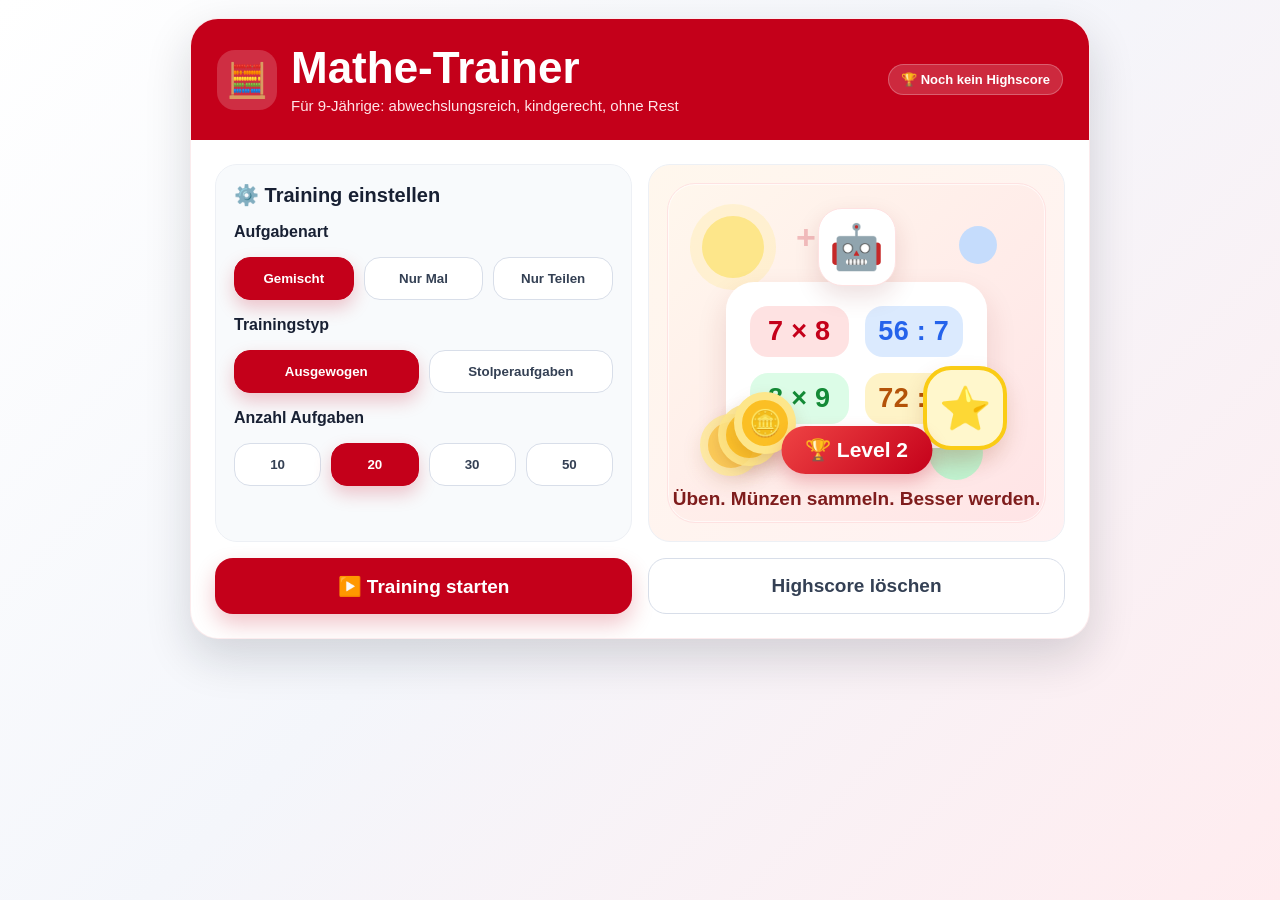
<file: MatheTrainer.html>
<!DOCTYPE html>
<html lang="de">
<head>
<meta charset="UTF-8" />
<meta name="viewport" content="width=device-width, initial-scale=1.0" />
<title>Mathe-Trainer für 9-Jährige</title>
<style>
:root{
  --red:#c4001a;
  --red-dark:#970015;
  --bg:#f4f6fb;
  --card:#ffffff;
  --text:#182033;
  --muted:#667085;
  --green:#138a36;
  --yellow:#f6b300;
  --blue:#2563eb;
  --shadow:0 18px 46px rgba(16,24,40,.16);
}
*{box-sizing:border-box}
body{
  margin:0;
  min-height:100vh;
  font-family:Arial, Helvetica, sans-serif;
  color:var(--text);
  background:linear-gradient(135deg,#fff 0%,#f4f6fb 48%,#ffecef 100%);
  padding:18px;
}
.app{width:min(900px,100%);margin:0 auto}
.card{background:var(--card);border-radius:28px;box-shadow:var(--shadow);overflow:hidden;border:1px solid rgba(196,0,26,.08)}
.header{background:var(--red);color:#fff;padding:26px;display:flex;align-items:center;justify-content:space-between;gap:16px}
.brand{display:flex;align-items:center;gap:14px}.logo{width:60px;height:60px;border-radius:18px;background:rgba(255,255,255,.18);display:grid;place-items:center;font-size:34px}
h1{margin:0;font-size:clamp(28px,5vw,44px);line-height:1.05}.subtitle{margin:6px 0 0;color:#ffe5e9;font-size:15px}.content{padding:24px}
.grid{display:grid;gap:16px}.grid.two{grid-template-columns:1fr 1fr}.grid.three{grid-template-columns:repeat(3,1fr)}
@media(max-width:760px){.grid.two,.grid.three{grid-template-columns:1fr}.header{align-items:flex-start;flex-direction:column}.content{padding:18px}}
.panel{background:#f8fafc;border:1px solid #edf0f5;border-radius:22px;padding:18px}.panel-title{font-weight:900;font-size:20px;margin:0 0 14px;display:flex;gap:8px;align-items:center}
.options{display:grid;gap:10px;grid-template-columns:repeat(3,1fr)}.options.two{grid-template-columns:repeat(2,1fr)}.options.four{grid-template-columns:repeat(4,1fr)}
@media(max-width:640px){.options,.options.two,.options.four{grid-template-columns:1fr 1fr}}
.option{border:1px solid #d8dee9;background:white;color:#344054;border-radius:16px;padding:13px 10px;font-weight:900;cursor:pointer;transition:.15s ease}.option.active{background:var(--red);color:white;border-color:var(--red);box-shadow:0 8px 18px rgba(196,0,26,.22)}.option:hover{transform:translateY(-1px)}
.btn{width:100%;border:0;border-radius:18px;padding:16px 18px;font-size:19px;font-weight:900;cursor:pointer;background:var(--red);color:white;box-shadow:0 10px 22px rgba(196,0,26,.23)}.btn:hover{background:var(--red-dark)}.btn.secondary{background:white;color:#344054;border:1px solid #d8dee9;box-shadow:none}.btn.secondary:hover{background:#f8fafc}
.stats{display:grid;grid-template-columns:repeat(5,1fr);gap:10px;margin-bottom:18px}@media(max-width:760px){.stats{grid-template-columns:1fr 1fr}.stats .wide{grid-column:1/-1}}
.stat{background:#fff;border:1px solid #edf0f5;border-radius:18px;padding:12px;text-align:center;font-weight:900}.stat small{display:block;color:var(--muted);font-weight:700;margin-top:3px;font-size:12px}
.progress-wrap{height:13px;background:#edf0f5;border-radius:999px;overflow:hidden;margin:8px 0 20px}.progress{height:100%;width:0%;background:var(--red);border-radius:999px;transition:.25s ease}
.task-box{text-align:center;background:#f8fafc;border:1px solid #edf0f5;border-radius:28px;padding:28px 18px;margin-bottom:16px}.badges{display:flex;justify-content:center;gap:8px;flex-wrap:wrap;margin-bottom:18px}.badge{background:white;border:1px solid #d8dee9;color:#475467;border-radius:999px;padding:7px 12px;font-weight:900;font-size:13px}
.task{font-size:clamp(48px,12vw,82px);font-weight:900;margin:12px 0 20px;letter-spacing:-1px}.answer{width:min(300px,100%);border:1px solid #ccd2df;border-radius:18px;padding:14px 18px;text-align:center;font-size:34px;font-weight:900;outline:none}.answer:focus{box-shadow:0 0 0 5px rgba(196,0,26,.12);border-color:var(--red)}
.tip-box{background:#eff6ff;color:#1e3a8a;border:1px solid #bfdbfe;border-radius:18px;padding:14px 16px;margin:-2px 0 14px;font-size:17px;font-weight:800;line-height:1.45}.tip-box strong{color:#1d4ed8}
.feedback{min-height:50px;display:flex;align-items:center;justify-content:center;border-radius:18px;font-size:22px;font-weight:900;margin-bottom:14px;text-align:center}.feedback.ok{background:#eaf8ef;color:var(--green)}.feedback.bad{background:#fff1f2;color:var(--red)}
.reward-live{text-align:center;min-height:38px;font-size:24px;font-weight:900;color:#7c2d12;margin-bottom:12px}.summary-title{text-align:center;font-size:38px;margin:8px 0}.big{text-align:center;font-size:52px;margin:8px 0;font-weight:900;color:var(--red)}.stars{text-align:center;font-size:42px;margin:8px 0 18px}.list{display:grid;gap:8px;max-height:280px;overflow:auto;padding-right:4px}.row{display:flex;justify-content:space-between;gap:10px;background:#fff;border:1px solid #edf0f5;border-radius:16px;padding:11px 13px;font-weight:800}.row.wrong{background:#fff1f2;color:#7f1d1d}.row.practice{background:#eff6ff;color:#1e3a8a}.footer-actions{display:grid;grid-template-columns:1fr 1fr;gap:12px;margin-top:16px}@media(max-width:640px){.footer-actions{grid-template-columns:1fr}}
.hidden{display:none!important}.hint{color:var(--muted);font-size:14px;line-height:1.45}.pill{display:inline-block;background:#fff;border:1px solid #e5e7eb;border-radius:999px;padding:5px 10px;margin:2px;font-weight:800}
.visual-panel{display:flex;align-items:center;justify-content:center;min-height:340px;background:linear-gradient(135deg,#fff7ed,#fff1f2)}
.css-hero{position:relative;width:100%;max-width:520px;height:340px;border-radius:28px;background:linear-gradient(135deg,#fff7ed,#ffe4e6);overflow:hidden;border:1px solid #fee2e2;box-shadow:inset 0 0 0 1px rgba(255,255,255,.7)}
.sun{position:absolute;left:34px;top:32px;width:62px;height:62px;border-radius:50%;background:#fde68a;box-shadow:0 0 0 12px rgba(253,230,138,.28)}
.decor{position:absolute;border-radius:50%;opacity:.9}.decor-a{right:48px;top:42px;width:38px;height:38px;background:#bfdbfe}.decor-b{right:62px;bottom:42px;width:54px;height:54px;background:#bbf7d0}
.mini-symbol{position:absolute;font-weight:900;color:rgba(196,0,26,.22);font-size:34px}.symbol-plus{left:128px;top:34px}.symbol-times{right:130px;top:112px}.symbol-divide{left:58px;bottom:136px}
.mascot{position:absolute;left:50%;top:24px;transform:translateX(-50%);width:78px;height:78px;border-radius:24px;background:#fff;display:flex;align-items:center;justify-content:center;font-size:44px;box-shadow:0 10px 24px rgba(127,29,29,.14);border:1px solid #fee2e2;z-index:3}
.math-board{position:absolute;left:58px;right:58px;top:98px;height:166px;background:#fff;border-radius:28px;box-shadow:0 14px 30px rgba(127,29,29,.14);display:grid;grid-template-columns:1fr 1fr;gap:16px;padding:24px;z-index:2}
.math-card{border-radius:18px;display:flex;align-items:center;justify-content:center;font-size:27px;font-weight:900;letter-spacing:.3px}.red-card{background:#fee2e2;color:#c4001a}.blue-card{background:#dbeafe;color:#2563eb}.green-card{background:#dcfce7;color:#138a36}.yellow-card{background:#fef3c7;color:#b45309}
.coin-stack{position:absolute;left:32px;bottom:46px;width:96px;height:84px;z-index:4}.coin{position:absolute;width:62px;height:62px;border-radius:50%;background:#fbbf24;border:8px solid #fde68a;box-shadow:0 8px 18px rgba(146,64,14,.18);display:flex;align-items:center;justify-content:center;font-size:26px}.coin-1{left:0;bottom:0;opacity:.72}.coin-2{left:18px;bottom:10px;opacity:.86}.coin-3{left:34px;bottom:22px}
.star-medal{position:absolute;right:38px;bottom:72px;width:84px;height:84px;border-radius:28px;background:#fff7cc;border:4px solid #facc15;display:flex;align-items:center;justify-content:center;font-size:42px;box-shadow:0 10px 22px rgba(146,64,14,.16);z-index:4}
.level-ribbon{position:absolute;left:50%;transform:translateX(-50%);bottom:48px;background:linear-gradient(135deg,#ef4444,#c4001a);color:#fff;border-radius:999px;padding:12px 24px;font-size:21px;font-weight:900;box-shadow:0 8px 18px rgba(196,0,26,.22);z-index:5;white-space:nowrap}
.hero-caption{position:absolute;left:0;right:0;bottom:12px;text-align:center;font-size:19px;font-weight:900;color:#7f1d1d}
</style>
</head>
<body>
<div class="app">
  <div class="card">
    <div class="header">
      <div class="brand">
        <div class="logo">🧮</div>
        <div>
          <h1>Mathe-Trainer</h1>
          <p class="subtitle">Für 9-Jährige: abwechslungsreich, kindgerecht, ohne Rest</p>
        </div>
      </div>
      <div id="headerHighscore" class="badge" style="background:rgba(255,255,255,.16);color:#fff;border-color:rgba(255,255,255,.25)">🏆 Noch kein Highscore</div>
    </div>
    <div class="content">
      <section id="startScreen">
        <div class="grid two">
          <div class="panel">
            <p class="panel-title">⚙️ Training einstellen</p>
            <p><strong>Aufgabenart</strong></p>
            <div class="options" id="opOptions">
              <button class="option active" data-op="mix">Gemischt</button>
              <button class="option" data-op="mul">Nur Mal</button>
              <button class="option" data-op="div">Nur Teilen</button>
            </div>
            <p><strong>Trainingstyp</strong></p>
            <div class="options two" id="modeOptions">
              <button class="option active" data-mode="balanced">Ausgewogen</button>
              <button class="option" data-mode="focus">Stolperaufgaben</button>
            </div>
            <p><strong>Anzahl Aufgaben</strong></p>
            <div class="options four" id="amountOptions">
              <button class="option" data-amount="10">10</button>
              <button class="option active" data-amount="20">20</button>
              <button class="option" data-amount="30">30</button>
              <button class="option" data-amount="50">50</button>
            </div>
          </div>
          <div class="panel visual-panel" aria-label="Kindgerechtes Mathe-Bild">
            <div class="css-hero" aria-hidden="true">
              <div class="sun"></div>
              <div class="decor decor-a"></div>
              <div class="decor decor-b"></div>
              <div class="mini-symbol symbol-plus">+</div>
              <div class="mini-symbol symbol-times">×</div>
              <div class="mini-symbol symbol-divide">÷</div>
              <div class="mascot">🤖</div>
              <div class="math-board">
                <div class="math-card red-card">7 × 8</div>
                <div class="math-card blue-card">56 : 7</div>
                <div class="math-card green-card">8 × 9</div>
                <div class="math-card yellow-card">72 : 8</div>
              </div>
              <div class="coin-stack">
                <div class="coin coin-1"></div>
                <div class="coin coin-2"></div>
                <div class="coin coin-3">🪙</div>
              </div>
              <div class="star-medal">⭐</div>
              <div class="level-ribbon">🏆 Level 2</div>
              <div class="hero-caption">Üben. Münzen sammeln. Besser werden.</div>
            </div>
          </div>        </div>
        <div class="grid two" style="margin-top:16px">
          <button class="btn" onclick="startTraining()">▶️ Training starten</button>
          <button class="btn secondary" onclick="resetHighscore()">Highscore löschen</button>
        </div>
      </section>
      <section id="trainingScreen" class="hidden">
        <div class="stats">
          <div class="stat"><span id="currentNo">1</span>/<span id="totalNo">20</span><small>Aufgabe</small></div>
          <div class="stat">✅ <span id="score">0</span><small>richtig</small></div>
          <div class="stat">🪙 <span id="coins">0</span><small>Münzen</small></div>
          <div class="stat">⭐ <span id="levelText">1</span><small>Level</small></div>
          <div class="stat wide">⏱ <span id="timer">00:00</span><small>Zeit</small></div>
        </div>
        <div class="progress-wrap"><div id="progress" class="progress"></div></div>
        <div class="task-box">
          <div class="badges">
            <span class="badge" id="typeBadge">Gemischt</span>
            <span class="badge" id="rowBadge">Reihe</span>
            <span class="badge" id="difficultyBadge">Stufe</span>
            <span class="badge" id="rewardBadge">🎁 Noch keine Belohnung</span>
          </div>
          <div id="task" class="task">7 × 8 = ?</div>
          <input id="answer" class="answer" type="number" inputmode="numeric" placeholder="Antwort" />
        </div>
        <div id="tipBox" class="tip-box hidden"></div>
        <div id="feedback" class="feedback"></div>
        <div id="rewardLive" class="reward-live"></div>
        <div class="grid two">
          <button id="checkBtn" class="btn" onclick="checkAnswer()">Prüfen</button>
          <button class="btn secondary" onclick="goHome()">Startseite</button>
        </div>
      </section>
      <section id="summaryScreen" class="hidden">
        <h2 class="summary-title">🏆 Training beendet</h2>
        <div class="big"><span id="finalQuote">0</span>%</div>
        <div id="finalStars" class="stars">⭐</div>
        <div class="stats">
          <div class="stat"><span id="finalCorrect">0</span><small>richtig</small></div>
          <div class="stat"><span id="finalWrong">0</span><small>falsch</small></div>
          <div class="stat">🪙 <span id="finalCoins">0</span><small>Münzen</small></div>
          <div class="stat">⭐ <span id="finalLevel">1</span><small>Level</small></div>
          <div class="stat wide">⏱ <span id="finalTime">00:00</span><small>Zeit</small></div>
        </div>
        <div class="panel" style="text-align:center;margin-bottom:16px">
          <p class="panel-title" style="justify-content:center">🎁 Deine Belohnung</p>
          <div id="finalReward" style="font-size:34px;font-weight:900">🥉 Bronze-Pokal</div>
        </div>
        <div class="grid two">
          <div class="panel">
            <p class="panel-title">❌ Fehler zum Üben</p>
            <div id="wrongList" class="list"></div>
          </div>
          <div class="panel">
            <p class="panel-title">📋 Alle Aufgaben</p>
            <div id="allList" class="list"></div>
          </div>
        </div>
        <div class="footer-actions">
          <button class="btn" onclick="startTraining()">Neues Training</button>
          <button class="btn secondary" onclick="repeatWrong()">Fehler wiederholen</button>
          <button class="btn secondary" onclick="goHome()">Startseite</button>
          <button class="btn secondary" onclick="window.print()">Auswertung drucken</button>
        </div>
      </section>
    </div>
  </div>
</div>
<script>
let settings = { operation:'mix', mode:'balanced', amount:20 };
let tasks = [];
let wrongRepeatTasks = [];
let current = 0;
let score = 0;
let coins = 0;
let level = 1;
let seconds = 0;
let timer = null;
let checked = false;
let answers = [];
const $ = (id) => document.getElementById(id);

let memoryStore = {};

function safeStorageGet(key, fallback){
  try{
    const value = window.localStorage.getItem(key);
    return value ? JSON.parse(value) : fallback;
  }catch(error){
    return Object.prototype.hasOwnProperty.call(memoryStore,key) ? memoryStore[key] : fallback;
  }
}

function safeStorageSet(key, value){
  try{
    window.localStorage.setItem(key, JSON.stringify(value));
  }catch(error){
    memoryStore[key] = value;
  }
}

function safeStorageRemove(key){
  try{
    window.localStorage.removeItem(key);
  }catch(error){
    delete memoryStore[key];
  }
}

function formatTime(s){const m=String(Math.floor(s/60)).padStart(2,'0');const sec=String(s%60).padStart(2,'0');return m+':'+sec;}
function choose(arr){return arr[Math.floor(Math.random()*arr.length)];}
const pools = {
  easy:[[2,2],[2,3],[2,4],[2,5],[2,6],[2,7],[2,8],[2,9],[3,3],[3,4],[3,5],[3,6],[3,7],[3,8],[4,4],[4,5],[4,6],[4,7],[4,8],[5,5],[5,6],[5,7],[5,8],[5,9]],
  six:[[6,2],[6,3],[6,4],[6,5],[6,6],[6,7],[6,8],[6,9]],
  seven:[[7,2],[7,3],[7,4],[7,5],[7,6],[7,7],[7,8],[7,9]],
  eight:[[8,2],[8,3],[8,4],[8,5],[8,6],[8,7],[8,8],[8,9]],
  nine:[[9,2],[9,3],[9,4],[9,5],[9,6],[9,7],[9,8],[9,9]],
  stumbling:[[7,8],[8,9],[7,9],[6,8],[6,7],[8,8]]
};
function getDifficultyName(a,b){
  const key = [Math.min(a,b),Math.max(a,b)].join('x');
  if(['7x8','8x9','7x9','6x8','6x7','8x8'].includes(key)) return 'Stolperaufgabe';
  if(a<=5 || b<=5) return 'leicht';
  if(a===6 || b===6 || a===7 || b===7) return 'mittel';
  return 'schwer';
}
function getMultiplicationTip(a,b){
  const x = Math.min(a,b);
  const y = Math.max(a,b);
  const key = x + 'x' + y;
  const special = {
    '6x7':'Rechne 5 × 7 = 35 und addiere noch 1 × 7 dazu. Also 35 + 7 = 42.',
    '6x8':'Rechne 3 × 8 = 24 und verdopple das Ergebnis. Also 24 + 24 = 48.',
    '7x8':'Rechne 7 × 4 = 28 und verdopple das Ergebnis. Also 28 + 28 = 56.',
    '7x9':'Rechne 7 × 10 = 70 und ziehe einmal 7 ab. Also 70 - 7 = 63.',
    '8x8':'Merke dir diese Quadratzahl: 8 × 8 = 64. Du kannst auch 4 × 8 = 32 rechnen und verdoppeln.',
    '8x9':'Rechne 8 × 10 = 80 und ziehe einmal 8 ab. Also 80 - 8 = 72.',
    '9x9':'Rechne 9 × 10 = 90 und ziehe einmal 9 ab. Also 90 - 9 = 81.'
  };
  if(special[key]) return special[key];
  if(y === 9) return 'Nutze die 10er-Reihe: Rechne ' + x + ' × 10 und ziehe einmal ' + x + ' ab.';
  if(y === 8) return 'Nutze Verdoppeln: Rechne zuerst ' + x + ' × 4 und verdopple das Ergebnis.';
  if(x === 6) return 'Nutze die 5er-Reihe: Rechne 5 × ' + y + ' und addiere noch einmal ' + y + '.';
  if(x === 7) return 'Zerlege 7 in 5 + 2: Rechne 5 × ' + y + ' plus 2 × ' + y + '.';
  return 'Zerlege die Aufgabe in leichtere Teile, zum Beispiel in 5er-Reihe plus den Rest.';
}
function getTaskTip(task){
  if(!task || !task.factors) return '';
  const a = task.factors[0];
  const b = task.factors[1];
  if(task.type === 'Multiplikation'){
    return getMultiplicationTip(a,b);
  }
  const divisor = task.divisor || a;
  const quotient = task.a;
  return 'Denke rückwärts: Welche Malaufgabe ergibt ' + (a*b) + '? Also ' + divisor + ' × ? = ' + (a*b) + '. Tipp: ' + getMultiplicationTip(divisor, quotient);
}

function weightedPool(){
  const r = Math.random();
  if(settings.mode === 'focus'){
    if(r < 0.20) return pools.easy;
    if(r < 0.35) return pools.six;
    if(r < 0.53) return pools.seven;
    if(r < 0.71) return pools.eight;
    if(r < 0.82) return pools.nine;
    return pools.stumbling;
  }
  // Ausgewogen für 9-Jährige: 25% leicht, 20% 6er, 20% 7er, 20% 8er, 15% 9er
  if(r < 0.25) return pools.easy;
  if(r < 0.45) return pools.six;
  if(r < 0.65) return pools.seven;
  if(r < 0.85) return pools.eight;
  return pools.nine;
}
function maybeUsePreviousMistake(){
  let misses = safeStorageGet('matheTrainerMistakes', []);
  if(misses.length === 0) return null;
  if(Math.random() < 0.22){
    const item = choose(misses);
    return { pair:[item.a,item.b], fromStorage:true };
  }
  return null;
}
function generateTask(operation){
  const stored = maybeUsePreviousMistake();
  let pair = stored ? stored.pair : choose(weightedPool());
  let a = pair[0]; let b = pair[1];
  const product = a*b;
  let op = operation;
  if(op === 'mix') op = Math.random() > 0.50 ? 'mul' : 'div';
  const difficulty = stored ? 'Fehlertraining' : getDifficultyName(a,b);
  const rowLabel = Math.max(a,b) + 'er-Reihe';
  if(op === 'mul') return { q:`${a} × ${b}`, a:product, type:'Multiplikation', row:rowLabel, difficulty, factors:[a,b], fromStorage:!!stored };
  const divisor = Math.random() > 0.5 ? a : b;
  return { q:`${product} ÷ ${divisor}`, a:product/divisor, type:'Division', row: divisor + 'er-Reihe', difficulty, factors:[a,b], divisor, fromStorage:!!stored };
}
function createTasks(){const list=[];for(let i=0;i<settings.amount;i++){list.push(generateTask(settings.operation));}return list;}
function startTraining(customTasks){
  tasks = customTasks || createTasks();
  wrongRepeatTasks=[];current=0;score=0;coins=0;level=1;seconds=0;checked=false;answers=[];
  $('totalNo').textContent=tasks.length;showScreen('trainingScreen');showTask();
  clearInterval(timer);timer=setInterval(()=>{seconds++;$('timer').textContent=formatTime(seconds);},1000);
}
function showScreen(id){['startScreen','trainingScreen','summaryScreen'].forEach(x=>$(x).classList.add('hidden'));$(id).classList.remove('hidden');}
function showTask(){
  const t=tasks[current];$('currentNo').textContent=current+1;$('score').textContent=score;$('coins').textContent=coins;$('levelText').textContent=level;$('timer').textContent=formatTime(seconds);
  $('progress').style.width=Math.round((current/tasks.length)*100)+'%';$('typeBadge').textContent=t.type;$('rowBadge').textContent=t.row;$('difficultyBadge').textContent=t.difficulty;$('rewardBadge').textContent=getLiveReward();
  $('task').textContent=t.q+' = ?';$('answer').value='';$('feedback').className='feedback';$('feedback').textContent='';$('rewardLive').textContent='';$('checkBtn').textContent='Prüfen';
  if(t.fromStorage){
    $('tipBox').classList.remove('hidden');
    $('tipBox').innerHTML = '<strong>💡 Tipp aus deiner Fehlerliste:</strong> ' + getTaskTip(t);
  } else {
    $('tipBox').classList.add('hidden');
    $('tipBox').innerHTML = '';
  }
  checked=false;setTimeout(()=>$('answer').focus(),50);
}
function updateLevel(){if(coins>=15)level=3;else if(coins>=5)level=2;else level=1;}
function checkAnswer(){
  if(checked){nextTask();return;} if($('answer').value.trim()==='')return;
  const value=Number($('answer').value);const t=tasks[current];const ok=value===t.a;answers[current]={...t,entered:value,correct:ok};
  if(ok){score++;coins++;updateLevel();$('feedback').className='feedback ok';$('feedback').textContent='✅ Richtig! +1 Münze';$('rewardLive').textContent=getUnlockMessage();}
  else{$('feedback').className='feedback bad';$('feedback').textContent='❌ Lösung: '+t.a;saveMistake(t.factors[0],t.factors[1]);$('tipBox').classList.remove('hidden');$('tipBox').innerHTML='<strong>💡 Rechentipp:</strong> '+getTaskTip(t);}
  $('score').textContent=score;$('coins').textContent=coins;$('levelText').textContent=level;$('rewardBadge').textContent=getLiveReward();$('checkBtn').textContent=current<tasks.length-1?'Nächste Aufgabe':'Auswertung anzeigen';checked=true;
}
function saveMistake(a,b){
  let misses=safeStorageGet('matheTrainerMistakes', []);
  const key=[Math.min(a,b),Math.max(a,b)].join('x');
  misses=misses.filter(x=>[Math.min(x.a,x.b),Math.max(x.a,x.b)].join('x')!==key);
  misses.unshift({a,b,key});
  misses=misses.slice(0,10);
  safeStorageSet('matheTrainerMistakes', misses);
}
function nextTask(){current++;if(current>=tasks.length){showSummary();return;}showTask();}
function getUnlockMessage(){if(coins===5)return'🎉 Hund freigeschaltet! Level 2 erreicht.';if(coins===10)return'🎉 Katze freigeschaltet!';if(coins===15)return'🎉 Einhorn freigeschaltet! Level 3 erreicht.';if(coins===20)return'👑 Mathe-König freigeschaltet!';return coins%3===0?'🎉 Super Serie!':'';}
function getLiveReward(){if(coins>=20)return'👑 Mathe-König';if(coins>=15)return'🦄 Einhorn';if(coins>=10)return'🐱 Katze';if(coins>=5)return'🐶 Hund';return'🎁 Noch keine Belohnung';}
function getStars(percent){if(percent>=95)return'⭐⭐⭐';if(percent>=80)return'⭐⭐';if(percent>=60)return'⭐';return'💪';}
function getFinalReward(percent){if(percent>=95)return'👑 Mathe-König';if(percent>=80)return'🥇 Gold-Pokal';if(percent>=50)return'🥈 Silber-Pokal';return'🥉 Bronze-Pokal';}
function showSummary(){
  clearInterval(timer);const total=tasks.length;const wrong=total-score;const percent=Math.round(score/total*100);
  $('finalQuote').textContent=percent;$('finalStars').textContent=getStars(percent);$('finalCorrect').textContent=score;$('finalWrong').textContent=wrong;$('finalCoins').textContent=coins;$('finalLevel').textContent=level;$('finalTime').textContent=formatTime(seconds);$('finalReward').textContent=getFinalReward(percent)+'  '+getLiveReward();
  wrongRepeatTasks=answers.filter(x=>x&&!x.correct).map(x=>({q:x.q,a:x.a,type:x.type,row:x.row,difficulty:'Fehlertraining',factors:x.factors,divisor:x.divisor,fromStorage:true}));renderLists();saveHighscore(percent,total);showScreen('summaryScreen');
}
function renderLists(){
  const wrong=$('wrongList');const all=$('allList');wrong.innerHTML='';all.innerHTML='';
  if(wrongRepeatTasks.length===0){wrong.innerHTML='<div class="row">✅ Alles richtig. Super gemacht!</div>';}else{wrongRepeatTasks.forEach((x,i)=>{wrong.innerHTML+=`<div class="row wrong"><span>${i+1}. ${x.q} = ${x.a}</span><span>${x.row}</span></div>`;});}
  answers.forEach((x,i)=>{const cls=x.correct?'row':'row wrong';const mark=x.correct?'✅':'❌';all.innerHTML+=`<div class="${cls}"><span>${i+1}. ${x.q} = ${x.a}</span><span>${mark}</span></div>`;});
}
function repeatWrong(){if(wrongRepeatTasks.length===0){startTraining();return;}startTraining(wrongRepeatTasks);}
function goHome(){clearInterval(timer);showScreen('startScreen');loadHighscore();}
function saveHighscore(percent,total){const old=safeStorageGet('matheTrainerHighscore', null);const hs={percent,total,score,seconds,date:new Date().toLocaleDateString('de-DE')};const better=!old||percent>old.percent||(percent===old.percent&&seconds<old.seconds);if(better)safeStorageSet('matheTrainerHighscore', hs);loadHighscore();}
function loadHighscore(){const hs=safeStorageGet('matheTrainerHighscore', null);$('headerHighscore').textContent=hs?`🏆 Highscore: ${hs.percent}% in ${formatTime(hs.seconds)}`:'🏆 Noch kein Highscore';}
function resetHighscore(){safeStorageRemove('matheTrainerHighscore');safeStorageRemove('matheTrainerMistakes');loadHighscore();}
function setupOptions(){
  document.querySelectorAll('#opOptions .option').forEach(btn=>btn.onclick=()=>{document.querySelectorAll('#opOptions .option').forEach(b=>b.classList.remove('active'));btn.classList.add('active');settings.operation=btn.dataset.op;});
  document.querySelectorAll('#modeOptions .option').forEach(btn=>btn.onclick=()=>{document.querySelectorAll('#modeOptions .option').forEach(b=>b.classList.remove('active'));btn.classList.add('active');settings.mode=btn.dataset.mode;});
  document.querySelectorAll('#amountOptions .option').forEach(btn=>btn.onclick=()=>{document.querySelectorAll('#amountOptions .option').forEach(b=>b.classList.remove('active'));btn.classList.add('active');settings.amount=Number(btn.dataset.amount);});
  $('answer').addEventListener('keydown',e=>{if(e.key==='Enter')checkAnswer();});
}
setupOptions();loadHighscore();
</script>
</body>
</html>
</file>
